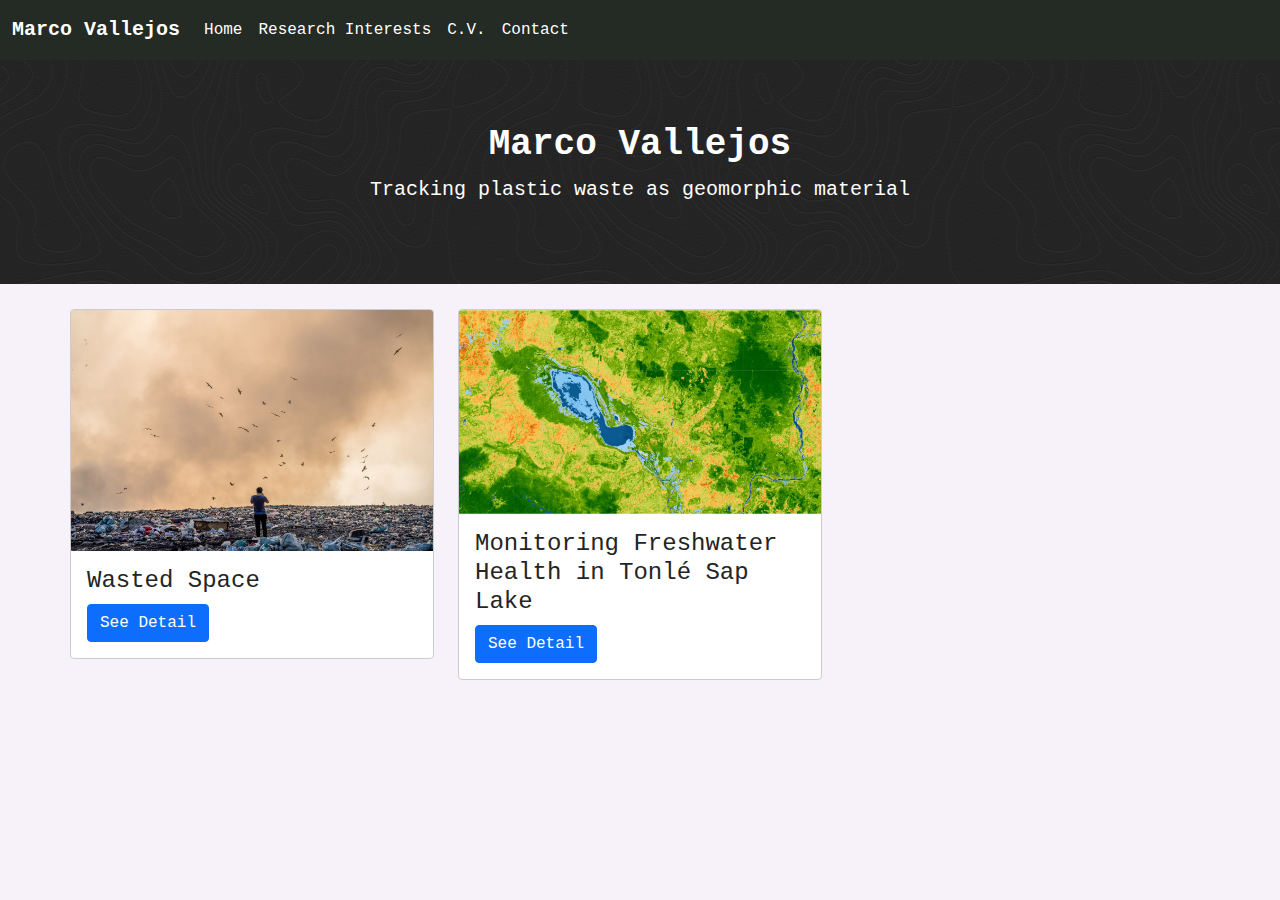
<file: index.html>
<!DOCTYPE html>
<html lang="en">

<head>
    <meta charset="utf-8">
    <meta name="viewport" content="width=device-width, initial-scale=1">
    <meta name="keywords" content="maps, cartography"/>
	<title>Marco Vallejos</title>

    <!--put your Bootstrap stylesheet links below this comment and above style.css-->
    <link rel="stylesheet" href="css/bootstrap.min.css">
    <link rel="stylesheet" href="css/style.css">
</head>

<body>
    <!-- Create the navbar -->
    <nav class="navbar navbar-expand-lg navbar-default">
        <!-- Container inside the navbar header to span the page -->
        <div class="container-fluid">
            <!-- Creates the navbar header -->
            <a class="navbar-brand" href="#">Marco Vallejos</a>
            <!-- This complex script is just for a hamburger button, which will appear on smaller screens -->
            <button class="navbar-toggler" type="button" data-bs-toggle="collapse" data-bs-target="#navbarNav" aria-controls="navbarNav" aria-expanded="false" aria-label="Toggle navigation">
                <svg width="1em" height="1em" viewBox="0 0 16 16" class="bi bi-list" xmlns="http://www.w3.org/2000/svg">
                    <path fill-rule="evenodd" d="M2.5 11.5A.5.5 0 0 1 3 11h10a.5.5 0 0 1 0 1H3a.5.5 0 0 1-.5-.5zm0-4A.5.5 0 0 1 3 7h10a.5.5 0 0 1 0 1H3a.5.5 0 0 1-.5-.5zm0-4A.5.5 0 0 1 3 3h10a.5.5 0 0 1 0 1H3a.5.5 0 0 1-.5-.5z" /></svg>
                <span class="menu"> Menu</span>
            </button>
            <!-- Links to include in navbar -->
            <div class="collapse navbar-collapse" id="navbarNav">
                <!-- Unordered list for links on navbar -->
                <ul class="navbar-nav">
                    <li class="nav-item">
                        <a class="nav-link active" aria-current="page" href="index.html">Home</a>
                    </li>
                    <li class="nav-item">
                        <a class="nav-link" href="about.html">Research Interests</a>
                    </li>
                    <li class="nav-item">
                        <a class="nav-link" href="resume.html">C.V.</a>
                    </li>
                    <li class="nav-item">
                        <a class="nav-link" href="contact.html">Contact</a>
                    </li>
                </ul>
            </div> <!-- end .navbar-collapse -->
        </div> <!-- end .container-fluid -->
    </nav> <!-- end navigation bar -->  
	
	<div class="jumbotron">
		<div class="container">
            <h2>Marco Vallejos</h2>
            <p>Tracking plastic waste as geomorphic material</p>
        </div>
    </div>
	
    <div class="container">
        <div class="row">
            <div class="col-md-4">
                <div class="card">
                    <a href="portfolio/landfills.html">
                        <img class="card-img-top" src="assets/garbage-image.png" alt="Landfill">
					</a>
                    <div class="card-body">
                        <h4 class="card-title">Wasted Space</h4>
                        <a href="portfolio/landfills.html" class="btn btn-primary">See Detail</a>
                    </div>
                </div>
            </div>
            <div class="col-md-4">
                <div class="card">
                    <a href="portfolio/tonlesap.html">
                        <img class="card-img-top" src="assets/Tonle-Sap.png" alt="Tonlé Sap NDVI and NDWI satellite image"></a>
                    <div class="card-body">
                        <h4 class="card-title">Monitoring Freshwater Health in Tonlé Sap Lake</h4>
                        <a href="portfolio/tonlesap.html" class="btn btn-primary">See Detail</a>
                    </div>
                </div>
            </div>
        </div>
    </div>

    <!--put your external script links here-->
    <script type="text/javascript" src="lib/jquery-3.5.1.min.js"></script>
    <script type="text/javascript" src="lib/bootstrap.min.js"></script>
</body>

</html>
</file>
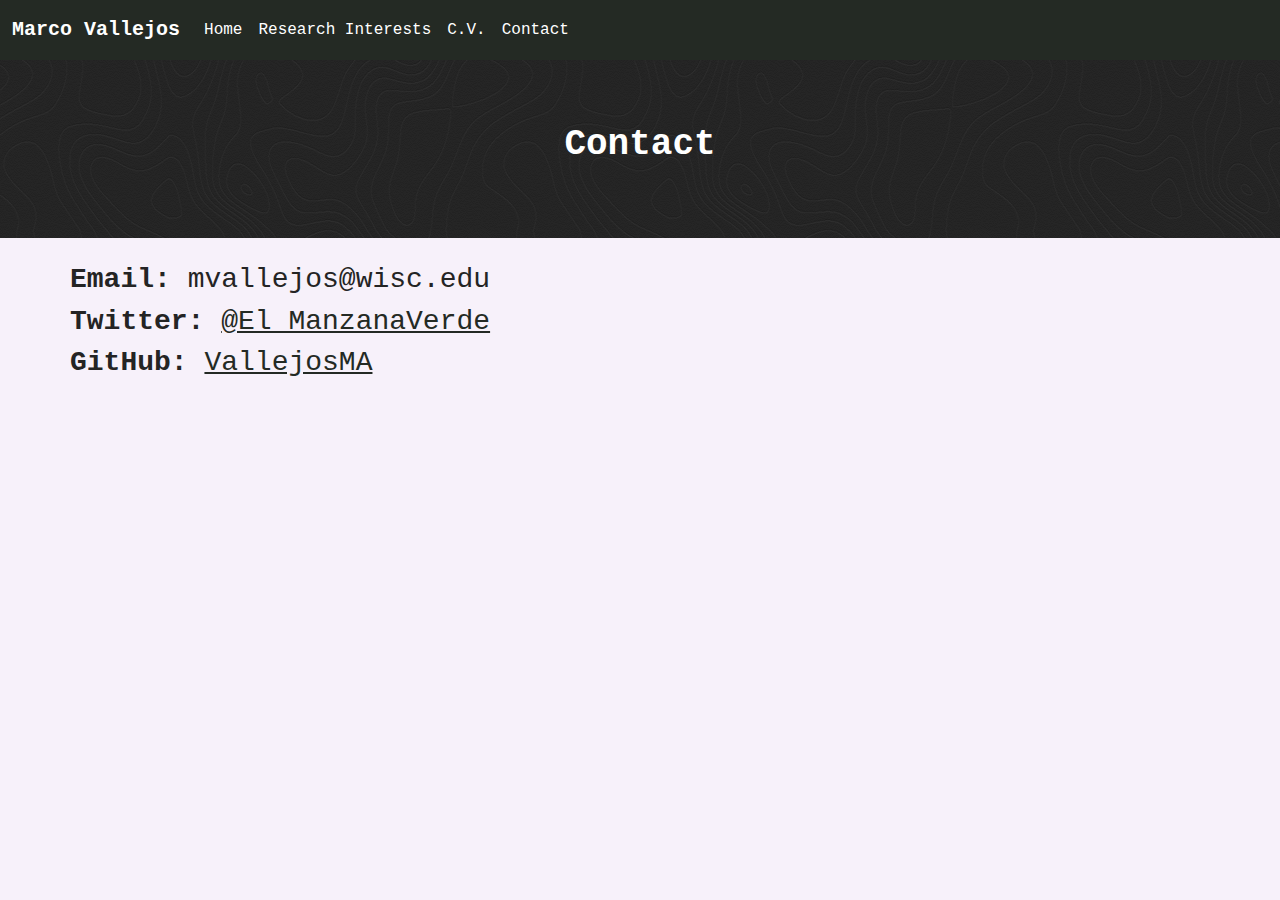
<file: contact.html>
<!DOCTYPE html>
<html lang="en">

<head>
    <meta charset="utf-8">
    <meta name="viewport" content="width=device-width, initial-scale=1">
    <title>Marco Vallejos</title>
    <!-- <link href='https://fonts.googleapis.com/css?family=Montserrat:400,700' rel='stylesheet' type='text/css'> -->

    <!--put your Bootstrap stylesheet links below this comment and above style.css-->
    <link rel="stylesheet" href="css/bootstrap.min.css">
    <link rel="stylesheet" href="css/style.css">
</head>

<body>
    <!-- Create the navbar -->
    <nav class="navbar navbar-expand-lg navbar-default">
        <!-- Container inside the navbar header to span the page -->
        <div class="container-fluid">
            <!-- Creates the navbar header -->
            <a class="navbar-brand" href="index.html">Marco Vallejos</a>
            <!-- This complex script is just for a hamburger button, which will appear on smaller screens -->
            <button class="navbar-toggler" type="button" data-bs-toggle="collapse" data-bs-target="#navbarNav" aria-controls="navbarNav" aria-expanded="false" aria-label="Toggle navigation">
                <svg width="1em" height="1em" viewBox="0 0 16 16" class="bi bi-list" xmlns="http://www.w3.org/2000/svg">
                    <path fill-rule="evenodd" d="M2.5 11.5A.5.5 0 0 1 3 11h10a.5.5 0 0 1 0 1H3a.5.5 0 0 1-.5-.5zm0-4A.5.5 0 0 1 3 7h10a.5.5 0 0 1 0 1H3a.5.5 0 0 1-.5-.5zm0-4A.5.5 0 0 1 3 3h10a.5.5 0 0 1 0 1H3a.5.5 0 0 1-.5-.5z" /></svg>
                <span class="menu"> Menu</span>
            </button>
            <!-- Links to include in navbar -->
            <div class="collapse navbar-collapse" id="navbarNav">
                <!-- Unordered list for links on navbar -->
                <ul class="navbar-nav">
                    <li class="nav-item">
                        <a class="nav-link active" aria-current="page" href="index.html">Home</a>
                    </li>
                    <li class="nav-item">
                        <a class="nav-link" href="about.html">Research Interests</a>
                    </li>
                    <li class="nav-item">
                        <a class="nav-link" href="resume.html">C.V.</a>
                    </li>
                    <li class="nav-item">
                        <a class="nav-link" href="contact.html">Contact</a>
                    </li>
                </ul>
            </div> <!-- end .navbar-collapse -->
        </div> <!-- end .container-fluid -->
    </nav> <!-- end navigation bar -->  

    <div class="jumbotron">
        <div class="container">
            <h2>Contact</h2>
        </div>
    </div>

    <div class="container">
        <div class="row">
            <div class="col-md-8 col-md-offset-2 col-xs-10 col-xs-offset-1">
                <h3><strong>Email:</strong> mvallejos@wisc.edu</h3>
                <h3><strong>Twitter:</strong> <a href="https://twitter.com/El_ManzanaVerde">@El_ManzanaVerde</h3></a>
                <h3><strong>GitHub:</strong> <a href="https://github.com/VallejosMA">VallejosMA</h3></a>
            </div>
        </div>
    </div>

    
    <!--put your external script links here-->
    <script type="text/javascript" src="lib/jquery-3.5.1.min.js"></script>
    <script type="text/javascript" src="lib/bootstrap.min.js"></script>
</body>

</html>
</file>
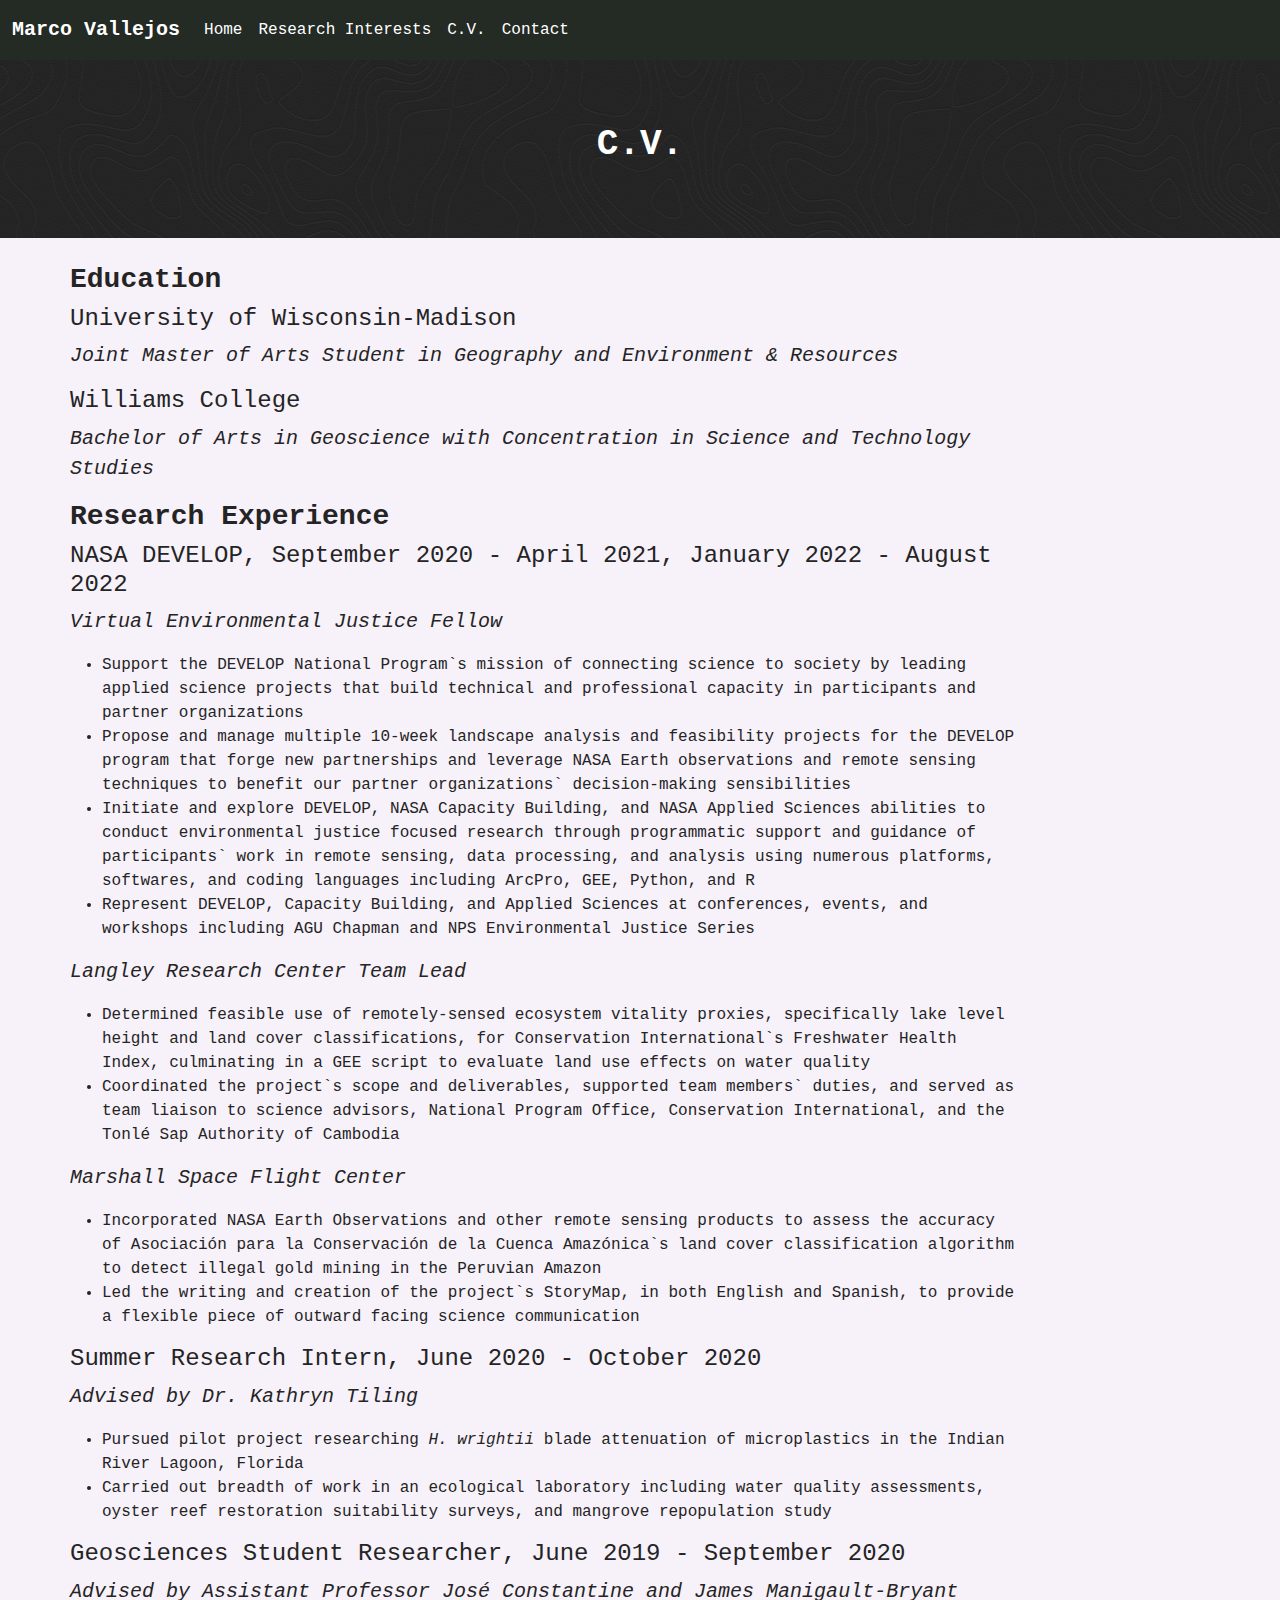
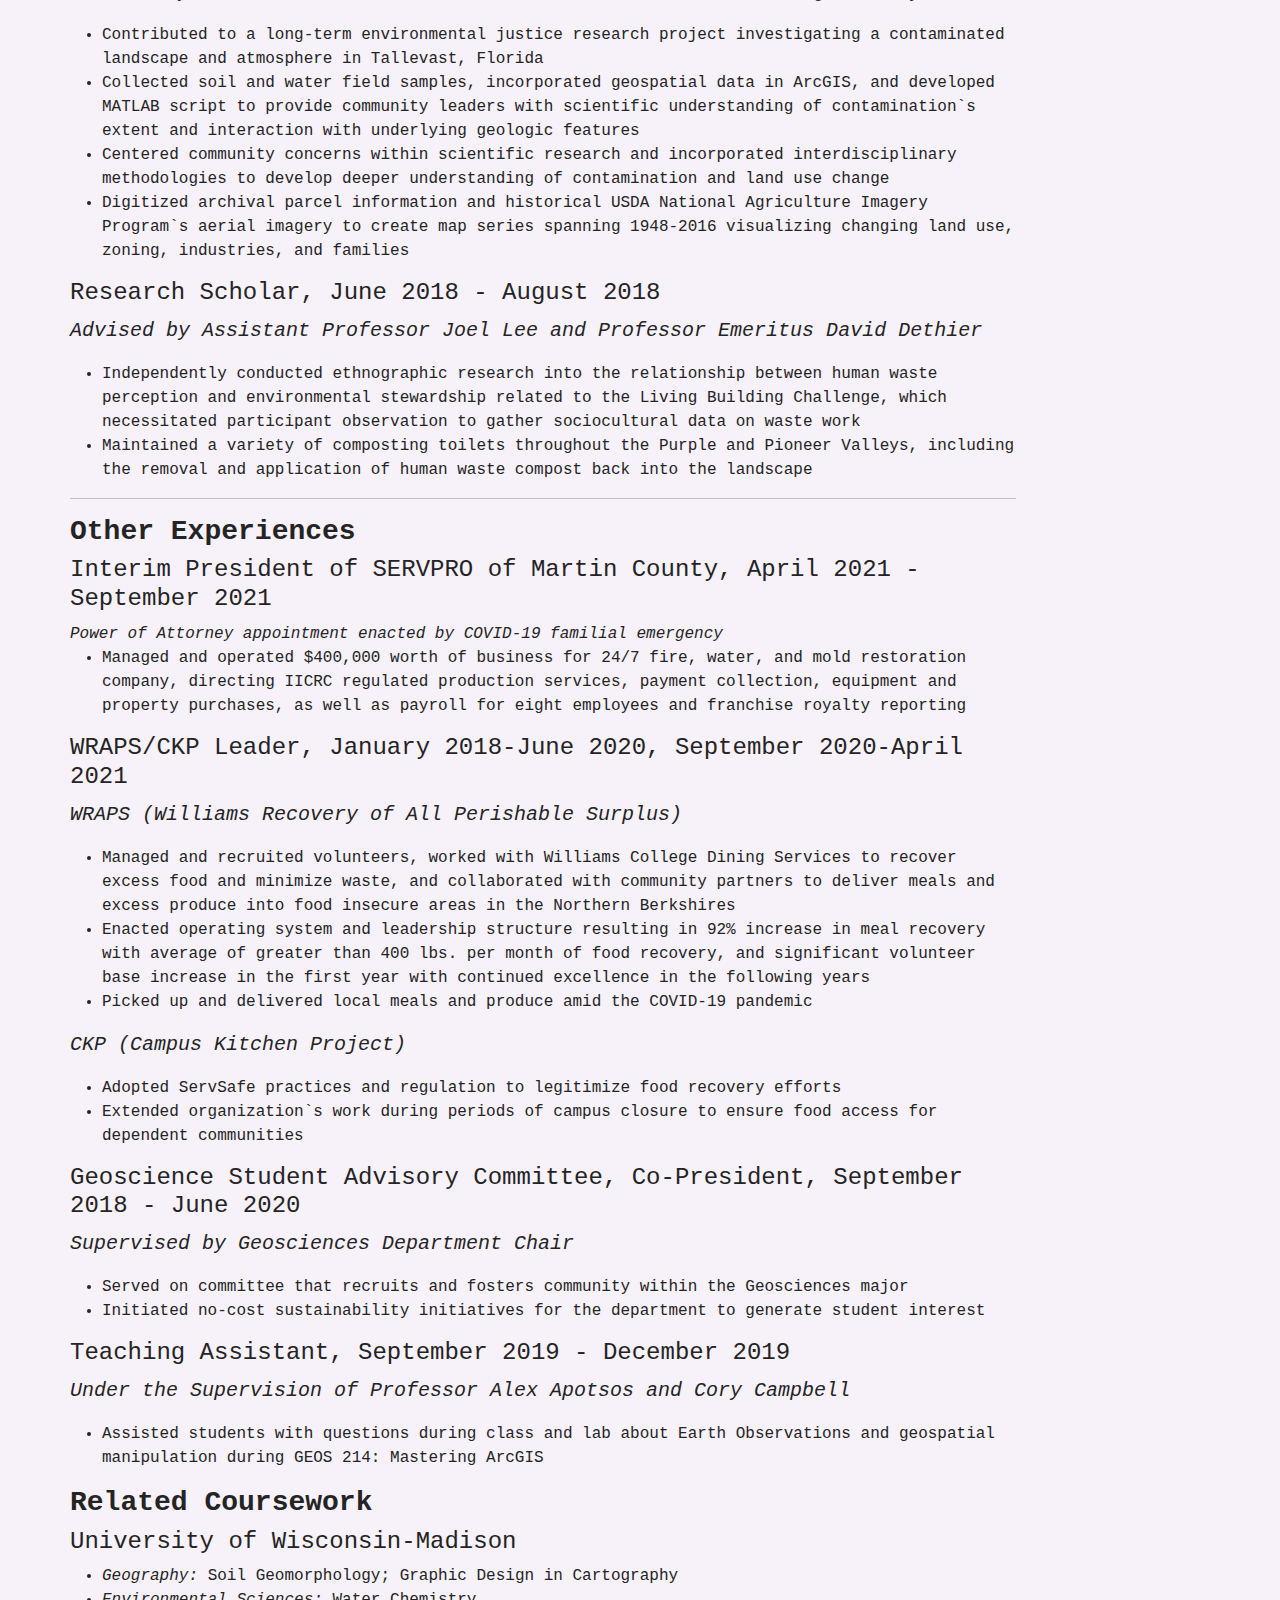
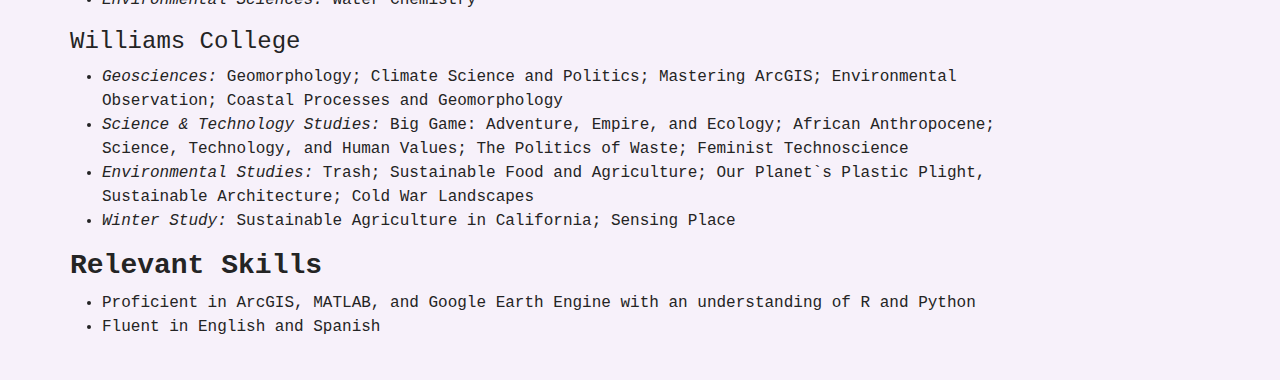
<file: resume.html>
<!DOCTYPE html>
<html lang="en">

<head>
    <meta charset="utf-8">
    <meta name="viewport" content="width=device-width, initial-scale=1">
    <title>Marco Vallejos</title>
    <!-- <link href='https://fonts.googleapis.com/css?family=Montserrat:400,700' rel='stylesheet' type='text/css'> -->

    <!--put your Bootstrap stylesheet links below this comment and above style.css-->
    <link rel="stylesheet" href="css/bootstrap.min.css">
    <link rel="stylesheet" href="css/style.css">
</head>

<body>
    <!-- Create the navbar -->
    <nav class="navbar navbar-expand-lg navbar-default">
        <!-- Container inside the navbar header to span the page -->
        <div class="container-fluid">
            <!-- Creates the navbar header -->
            <a class="navbar-brand" href="index.html">Marco Vallejos</a>
            <!-- This complex script is just for a hamburger button, which will appear on smaller screens -->
            <button class="navbar-toggler" type="button" data-bs-toggle="collapse" data-bs-target="#navbarNav" aria-controls="navbarNav" aria-expanded="false" aria-label="Toggle navigation">
                <svg width="1em" height="1em" viewBox="0 0 16 16" class="bi bi-list" xmlns="http://www.w3.org/2000/svg">
                    <path fill-rule="evenodd" d="M2.5 11.5A.5.5 0 0 1 3 11h10a.5.5 0 0 1 0 1H3a.5.5 0 0 1-.5-.5zm0-4A.5.5 0 0 1 3 7h10a.5.5 0 0 1 0 1H3a.5.5 0 0 1-.5-.5zm0-4A.5.5 0 0 1 3 3h10a.5.5 0 0 1 0 1H3a.5.5 0 0 1-.5-.5z" /></svg>
                <span class="menu"> Menu</span>
            </button>
            <!-- Links to include in navbar -->
            <div class="collapse navbar-collapse" id="navbarNav">
                <!-- Unordered list for links on navbar -->
                <ul class="navbar-nav">
                    <li class="nav-item">
                        <a class="nav-link active" aria-current="page" href="index.html">Home</a>
                    </li>
                    <li class="nav-item">
                        <a class="nav-link" href="about.html">Research Interests</a>
                    </li>
                    <li class="nav-item">
                        <a class="nav-link" href="resume.html">C.V.</a>
                    </li>
                    <li class="nav-item">
                        <a class="nav-link" href="contact.html">Contact</a>
                    </li>
                </ul>
            </div> <!-- end .navbar-collapse -->
        </div> <!-- end .container-fluid -->
    </nav> <!-- end navigation bar -->  

    <div class="jumbotron">
        <div class="container">
            <h2>C.V.</h2>
        </div>
    </div>

    <div class="container">
        <div class="row">
            <div class="col-md-10 col-md-offset-1 resume">
                <h3>Education</h3>
                    <h4>
                        University of Wisconsin-Madison
                    </h4>
                        <p> 
                            <em>Joint Master of Arts Student in Geography and Environment & Resources</em>
                        </p>
                    <h4>
                        Williams College
                    </h4>
                        <p> 
                            <em>
                                Bachelor of Arts in Geoscience with Concentration in Science and Technology Studies
                            </em>
                        </p>
                
                <h3>Research Experience</h3>
                <h4>NASA DEVELOP, September 2020 - April 2021, January 2022 - August 2022</h4>
                <p> 
                    <em>Virtual Environmental Justice Fellow</em>
                </p>
                <ul>
                    <li>Support the DEVELOP National Program`s mission of connecting science to society by leading applied science projects that build technical and professional capacity in participants and partner organizations</li>
                    <li>Propose and manage multiple 10-week landscape analysis and feasibility projects for the DEVELOP program that forge new partnerships and leverage NASA Earth observations and remote sensing techniques to benefit our partner organizations` decision-making sensibilities</li>
                    <li>Initiate and explore DEVELOP, NASA Capacity Building, and NASA Applied Sciences abilities to conduct environmental justice focused research through programmatic support and guidance of participants` work in remote sensing, data processing, and analysis using numerous platforms, softwares, and coding languages including ArcPro, GEE, Python, and R</li>
                    <li>Represent DEVELOP, Capacity Building, and Applied Sciences at conferences, events, and workshops including AGU Chapman and NPS Environmental Justice Series</li>
                </ul>

                <p> 
                    <em>Langley Research Center Team Lead</em>
                </p>
                <ul>
                    <li>Determined feasible use of remotely-sensed ecosystem vitality proxies, specifically lake level height and land cover classifications, for Conservation International`s Freshwater Health Index, culminating in a GEE script to evaluate land use effects on water quality</li>
                    <li>Coordinated the project`s scope and deliverables, supported team members` duties, and served as team liaison to science advisors, National Program Office, Conservation International, and the Tonlé Sap Authority of Cambodia</li>
                </ul>

                <p> 
                    <em>Marshall Space Flight Center</em>
                </p>
                <ul>
                    <li>Incorporated NASA Earth Observations and other remote sensing products to assess the accuracy of Asociación para la Conservación de la Cuenca Amazónica`s land cover classification algorithm to detect illegal gold mining in the Peruvian Amazon</li>
                    <li>Led the writing and creation of the project`s StoryMap, in both English and Spanish, to provide a flexible piece of outward facing science communication</li>
                </ul>

                <h4>Summer Research Intern, June 2020 - October 2020</h4>
                <p>
                    <em>Advised by Dr. Kathryn Tiling</em>
                </p>
                <ul>
                    <li>Pursued pilot project researching <em>H. wrightii</em> blade attenuation of microplastics in the Indian River Lagoon, Florida</li>
                    <li>Carried out breadth of work in an ecological laboratory including water quality assessments, oyster reef restoration suitability surveys, and mangrove repopulation study</li>
                </ul>

                <h4>Geosciences Student Researcher, June 2019 - September 2020</h4>
                <p> 
                    <em>Advised by Assistant Professor José Constantine and James Manigault-Bryant</em>
                </p>
                 <ul>
                    <li>Contributed to a long-term environmental justice research project investigating a contaminated landscape and atmosphere in Tallevast, Florida</li>
                    <li>Collected soil and water field samples, incorporated geospatial data in ArcGIS, and developed MATLAB script to provide community leaders with scientific understanding of contamination`s extent and interaction with underlying geologic features</li>
                    <li>Centered community concerns within scientific research and incorporated interdisciplinary methodologies to develop deeper understanding of contamination and land use change</li>
                    <li>Digitized archival parcel information and historical USDA National Agriculture Imagery Program`s aerial imagery to create map series spanning 1948-2016 visualizing changing land use, zoning, industries, and families</li>
                </ul>

                <h4>Research Scholar, June 2018 - August 2018</h4>
                <p>
                    <em>Advised by Assistant Professor Joel Lee and Professor Emeritus David Dethier</em>
                </p>
                <ul>
                    <li>Independently conducted ethnographic research into the relationship between human waste perception and environmental stewardship related to the Living Building Challenge, which necessitated participant observation to gather sociocultural data on waste work</li>
                    <li>Maintained a variety of composting toilets throughout the Purple and Pioneer Valleys, including the removal and application of human waste compost back into the landscape</li>
                </ul>
                <hr>
                
                <h3>Other Experiences</h3>
                <h4>Interim President of SERVPRO of Martin County, April 2021 - September 2021</h4>
                    <em>Power of Attorney appointment enacted by COVID-19 familial emergency</em>
                <ul>
                    <li>Managed and operated $400,000 worth of business for 24/7 fire, water, and mold restoration company, directing IICRC regulated production services, payment collection, equipment and property purchases, as well as payroll for eight employees and franchise royalty reporting</li>
                </ul>

                <h4>WRAPS/CKP Leader, January 2018-June 2020, September 2020-April 2021</h4>
                <p> 
                    <em>WRAPS (Williams Recovery of All Perishable Surplus)</em>
                </p>
                <ul>
                    <li>Managed and recruited volunteers, worked with Williams College Dining Services to recover excess food and minimize waste, and collaborated with community partners to deliver meals and excess produce into food insecure areas in the Northern Berkshires</li>
                    <li>Enacted operating system and leadership structure resulting in 92% increase in meal recovery with average of greater than 400 lbs. per month of food recovery, and significant volunteer base increase in the first year with continued excellence in the following years</li>
                    <li>Picked up and delivered local meals and produce amid the COVID-19 pandemic</li>
                </ul>

                <p> 
                    <em>CKP (Campus Kitchen Project)</em>
                </p>
                <ul>
                    <li>Adopted ServSafe practices and regulation to legitimize food recovery efforts </li>
                    <li>Extended organization`s work during periods of campus closure to ensure food access for dependent communities</li>
                </ul>

                <h4>Geoscience Student Advisory Committee, Co-President, September 2018 - June 2020</h4>
                <p>
                    <em>Supervised by Geosciences Department Chair</em>
                </p>
                <ul>
                    <li>Served on committee that recruits and fosters community within the Geosciences major</li>
                    <li>Initiated no-cost sustainability initiatives for the department to generate student interest </li>
                </ul>

                <h4>Teaching Assistant, September 2019 - December 2019</h4>
                <p>
                    <em>Under the Supervision of Professor Alex Apotsos and Cory Campbell</em>
                </p>
                <ul>
                    <li>Assisted students with questions during class and lab about Earth Observations and geospatial manipulation during GEOS 214: Mastering ArcGIS </li>
                </ul>

                <h3>Related Coursework</h3>
                <h4>University of Wisconsin-Madison</h4>
                    <ul>
                        <li><em>Geography: </em>Soil Geomorphology; Graphic Design in Cartography</li>
                        <li><em>Environmental Sciences: </em>Water Chemistry</li>
                    </ul>
                <h4>Williams College</h4>
                    <ul>
                        <li><em>Geosciences: </em>Geomorphology; Climate Science and Politics; Mastering ArcGIS; Environmental Observation; Coastal Processes and Geomorphology</li>
                        <li><em>Science & Technology Studies: </em>Big Game: Adventure, Empire, and Ecology; African Anthropocene; Science, Technology, and Human Values; The Politics of Waste; Feminist Technoscience</li>
                        <li><em>Environmental Studies: </em>Trash; Sustainable Food and Agriculture; Our Planet`s Plastic Plight, Sustainable Architecture; Cold War Landscapes</li>
                        <li><em>Winter Study: </em>Sustainable Agriculture in California; Sensing Place</li>
                    </ul>

                <h3>Relevant Skills</h3>
                    <ul>
                        <li>Proficient in ArcGIS, MATLAB, and Google Earth Engine with an understanding of R and Python</li>
                        <li>Fluent in English and Spanish</li>
                    </ul>
            </div>
        </div>
    </div>

    <!--put your external script links here-->
    <script type="text/javascript" src="lib/jquery-3.5.1.min.js"></script>
    <script type="text/javascript" src="lib/bootstrap.min.js"></script>
</body>

</html>
</file>
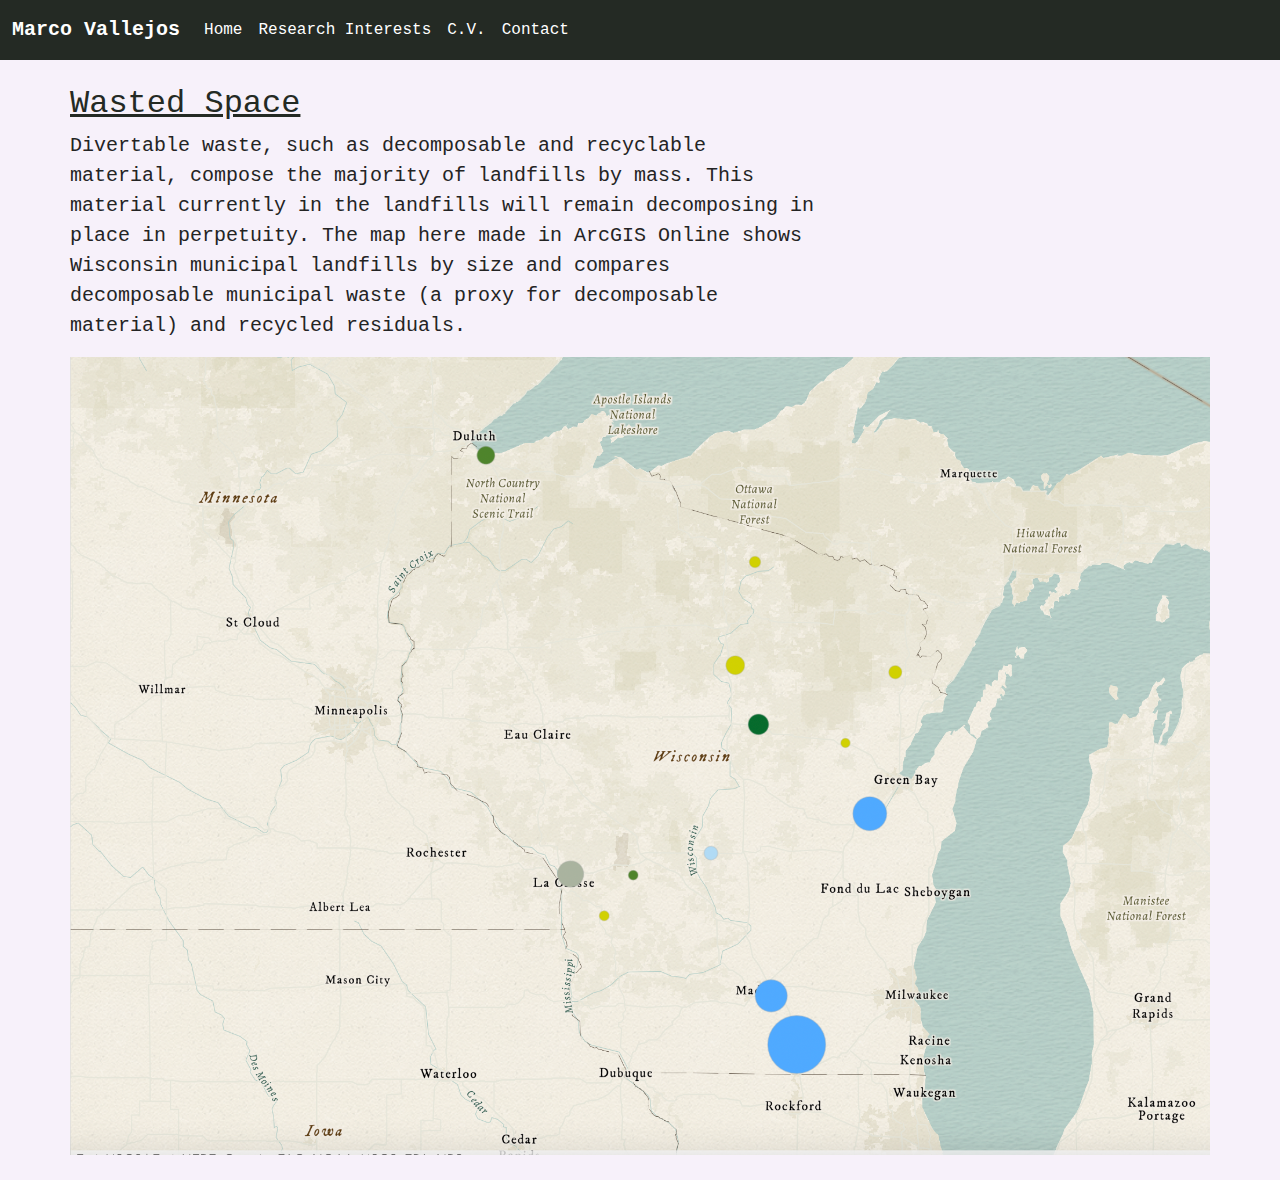
<file: portfolio/landfills.html>
<!DOCTYPE html>
<html lang="en">
    
<head>
    <meta charset="utf-8">
    <meta name="viewport" content="width=device-width, initial-scale=1">
    <title>Marco Vallejos</title>
    <!-- <link href='https://fonts.googleapis.com/css?family=Montserrat:400,700' rel='stylesheet' type='text/css'> -->

    <!--put your Bootstrap stylesheet links below this comment and above style.css-->
    <link rel="stylesheet" href="../css/bootstrap.min.css">
    <link rel="stylesheet" href="../css/style.css">
</head>

<body>
    <!-- Create the navbar -->
    <nav class="navbar navbar-expand-lg navbar-default">
        <!-- Container inside the navbar header to span the page -->
        <div class="container-fluid">
            <!-- Creates the navbar header -->
            <a class="navbar-brand" href="/Users/mq/Code/mar-vallejos/mav.github.io/index.html">Marco Vallejos</a>
            <!-- This complex script is just for a hamburger button, which will appear on smaller screens -->
            <button class="navbar-toggler" type="button" data-bs-toggle="collapse" data-bs-target="#navbarNav" aria-controls="navbarNav" aria-expanded="false" aria-label="Toggle navigation">
                <svg width="1em" height="1em" viewBox="0 0 16 16" class="bi bi-list" xmlns="http://www.w3.org/2000/svg">
                    <path fill-rule="evenodd" d="M2.5 11.5A.5.5 0 0 1 3 11h10a.5.5 0 0 1 0 1H3a.5.5 0 0 1-.5-.5zm0-4A.5.5 0 0 1 3 7h10a.5.5 0 0 1 0 1H3a.5.5 0 0 1-.5-.5zm0-4A.5.5 0 0 1 3 3h10a.5.5 0 0 1 0 1H3a.5.5 0 0 1-.5-.5z" /></svg>
                <span class="menu"> Menu</span>
            </button>
            <!-- Links to include in navbar -->
            <div class="collapse navbar-collapse" id="navbarNav">
                <!-- Unordered list for links on navbar -->
                <ul class="navbar-nav">
                    <li class="nav-item">
                        <a class="nav-link active" aria-current="page" href="/Users/mq/Code/mar-vallejos/mav.github.io/index.html">Home</a>
                    </li>
                    <li class="nav-item">
                        <a class="nav-link" href="/Users/mq/Code/mar-vallejos/mav.github.io/about.html">Research Interests</a>
                    </li>
                    <li class="nav-item">
                        <a class="nav-link" href="/Users/mq/Code/mar-vallejos/mav.github.io/resume.html">C.V.</a>
                    </li>
                    <li class="nav-item">
                        <a class="nav-link" href="/Users/mq/Code/mar-vallejos/mav.github.io/contact.html">Contact</a>
                    </li>
                </ul>
            </div> <!-- end .navbar-collapse -->
        </div> <!-- end .container-fluid -->
    </nav> <!-- end navigation bar -->  

    <div class="container">
        <div class="row">
            <div class="col-md-8 col-md-offset-2 col-xs-10 col-xs-offset-1">
                <h2 class="portfolio-title"> <a href="https://storymaps.arcgis.com/stories/0b0f39746f014fd4aecf4730b3a830b9">Wasted Space</h2></a>
                <p class="portfolio-description">
                    Divertable waste, such as decomposable and recyclable material, compose the majority of landfills by mass. This material currently in the landfills will remain decomposing in place in perpetuity. The map here made in ArcGIS Online shows Wisconsin municipal landfills by size and compares decomposable municipal waste (a proxy for decomposable material) and recycled residuals.
                </p>
                
            </div>
        </div>
        <div class="row">
            <div class="col-md-12 portfolio-image">
                <a href="../assets/Landfill-Capacity.png"><img src="../assets/Landfill-Capacity.png" alt="Landfill" class="center-block img-responsive" width="100%" /></a>
            </div>
        </div>
    </div>

    <!--put your external script links here-->
    <script type="text/javascript" src="../lib/jquery-3.5.1.min.js"></script>
    <script type="text/javascript" src="../lib/bootstrap.min.js"></script>
</body></html>
</file>
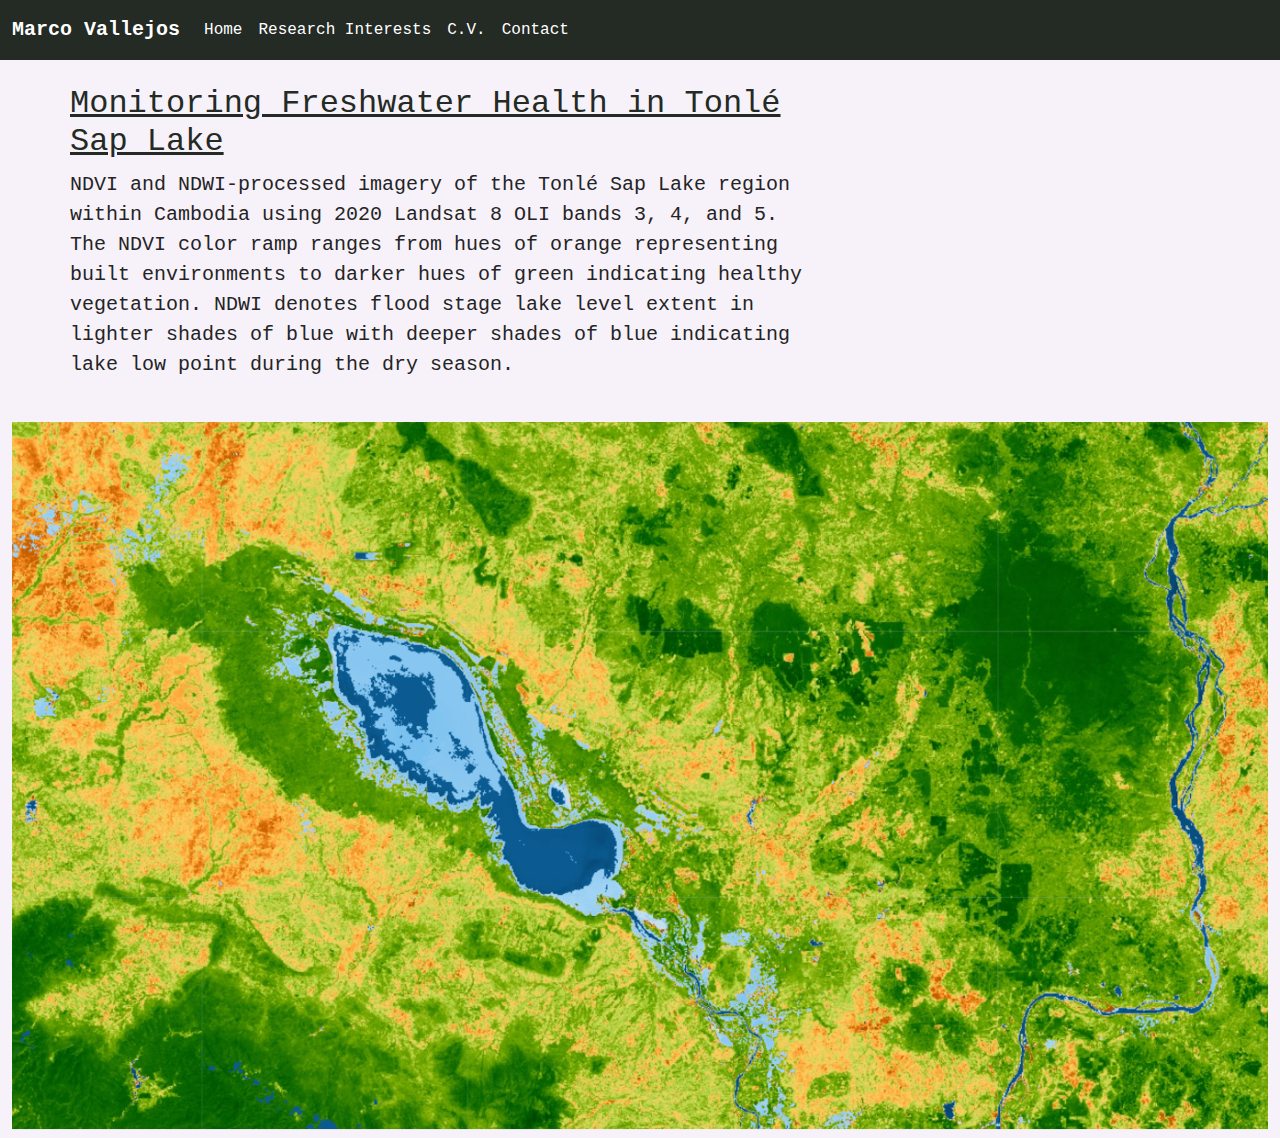
<file: portfolio/tonlesap.html>
<!DOCTYPE html>
<html lang="en">
    
<head>
    <meta charset="utf-8">
    <meta name="viewport" content="width=device-width, initial-scale=1">
    <title>Marco Vallejos</title>
    <!-- <link href='https://fonts.googleapis.com/css?family=Montserrat:400,700' rel='stylesheet' type='text/css'> -->

    <!--put your Bootstrap stylesheet links below this comment and above style.css-->
    <link rel="stylesheet" href="../css/bootstrap.min.css">
    <link rel="stylesheet" href="../css/style.css">
</head>

<body>
    <!-- Create the navbar -->
    <nav class="navbar navbar-expand-lg navbar-default">
        <!-- Container inside the navbar header to span the page -->
        <div class="container-fluid">
            <!-- Creates the navbar header -->
            <a class="navbar-brand" href="/Users/mq/Code/mar-vallejos/index.html">Marco Vallejos</a>
            <!-- This complex script is just for a hamburger button, which will appear on smaller screens -->
            <button class="navbar-toggler" type="button" data-bs-toggle="collapse" data-bs-target="#navbarNav" aria-controls="navbarNav" aria-expanded="false" aria-label="Toggle navigation">
                <svg width="1em" height="1em" viewBox="0 0 16 16" class="bi bi-list" xmlns="http://www.w3.org/2000/svg">
                    <path fill-rule="evenodd" d="M2.5 11.5A.5.5 0 0 1 3 11h10a.5.5 0 0 1 0 1H3a.5.5 0 0 1-.5-.5zm0-4A.5.5 0 0 1 3 7h10a.5.5 0 0 1 0 1H3a.5.5 0 0 1-.5-.5zm0-4A.5.5 0 0 1 3 3h10a.5.5 0 0 1 0 1H3a.5.5 0 0 1-.5-.5z" /></svg>
                <span class="menu"> Menu</span>
            </button>
            <!-- Links to include in navbar -->
            <div class="collapse navbar-collapse" id="navbarNav">
                <!-- Unordered list for links on navbar -->
                <ul class="navbar-nav">
                    <li class="nav-item">
                        <a class="nav-link active" aria-current="page" href="/Users/mq/Code/mar-vallejos/index.html">Home</a>
                    </li>
                    <li class="nav-item">
                        <a class="nav-link" href="/Users/mq/Code/mar-vallejos/about.html">Research Interests</a>
                    </li>
                    <li class="nav-item">
                        <a class="nav-link" href="/Users/mq/Code/mar-vallejos/resume.html">C.V.</a>
                    </li>
                    <li class="nav-item">
                        <a class="nav-link" href="/Users/mq/Code/mar-vallejos/contact.html">Contact</a>
                    </li>
                </ul>
            </div> <!-- end .navbar-collapse -->
        </div> <!-- end .container-fluid -->
    </nav> <!-- end navigation bar -->  

    <div class="container">
        <div class="row">
            <div class="col-md-8 col-md-offset-2 col-xs-10 col-xs-offset-1">
                <h2 class="portfolio-title"><a href="https://storymaps.arcgis.com/stories/3381f4dcb53c4d60815c0d3704a04d90">Monitoring Freshwater Health in Tonlé Sap Lake</h2></a>
                <p class="portfolio-description">
                    NDVI and NDWI-processed imagery of the Tonlé Sap Lake region within Cambodia using 2020 Landsat 8 OLI bands 3, 4, and 5. The NDVI color ramp ranges from hues of orange representing built environments to darker hues of green indicating healthy vegetation. NDWI denotes flood stage lake level extent in lighter shades of blue with deeper shades of blue indicating lake low point during the dry season.
                </p>
            </div>
        </div>
    </div>
    <div class="container-fluid">
        <div class="row">
            <div class="col-md-12 portfolio-image figure-img img-fluid">
                <a href="../assets/Tonle-Sap.png">
                    <img src="../assets/Tonle-Sap.png" alt="Tonlé Sap NDVI and NDWI satellite image" class="center-block img-responsive" max-width="100%" areheight="auto" />
                </a>
            </div>
        </div>
    </div>

    <!--put your external script links here-->
    <script type="text/javascript" src="../lib/jquery-3.5.1.min.js"></script>
    <script type="text/javascript" src="../lib/bootstrap.min.js"></script>
</body></html>
</file>
<file: css/style.css>
/***** NAVBAR *****/

.navbar {
    background-color: #242a24;
    border-radius: 0;
}

/* Navbar title */
.navbar-default .navbar-brand {
    color: white;
    font-size: px;
    font-weight: bold;
}

/* Navbar hover effects */
.navbar-default .navbar-brand:hover,
.navbar-default .navbar-brand:focus,
.navbar-default .navbar-nav > li > a:hover,
.navbar-default .navbar-nav > li > a:focus {
    color: #646f7d;
    text-decoration: none;
}

/* Navbar links */
.navbar-default .navbar-nav > li > a {
    color: #fff;
    font-size: 16px;
    padding: 10px;
}

/* Navbar collapsed styles */
.navbar-toggler {
    color: #fff;
    border-color: #fff;
    background-color: #242a24;
    border-radius: 4px;
    border: 1px solid;
    fill: #fff;
    font-size: 16px;
    position: relative;
    margin-right: 10px;
}

.navbar-toggler:hover,
.navbar-toggler:focus {
    background-color: #646f7d;
    color: #242424;
    fill: #242424;
    border-color: #fff;

}

/*** JUMBOTRON ***/

.jumbotron {
    background-image: url("../assets/contour-lines.png");
    text-align: center;
    color: #fff;
    padding: 3%;
    border-radius: 0px;
}

.jumbotron h2 {
    font-size: 36px;
    font-weight: bold;
}

.img-responsive{
    width:100%;
}

/*** CARD ***/

.card {
    background-color: #fff;
    border-color: #cccccc;
    border-width: 1px;
    width: 100%;
}

.card:hover {
    border-color: #646f7d;
}

/*** Basic Text Styles ***/

#about-world {
    max-height: 200px;
}

.resume h3 {
    font-weight: bold;
}


hr {
    border-color: white;
    border-width: 2px;
}

p {
    font-size: 20px;
}

a {
    color: #242a24;
}

a:hover {
    color: #646f7d;
}

.container{
    padding:25px 0;
}

body {

    font-family: 'Courier New', monospace;
    background-color: #f7f1fa;
    color: #242424;
}
</file>
